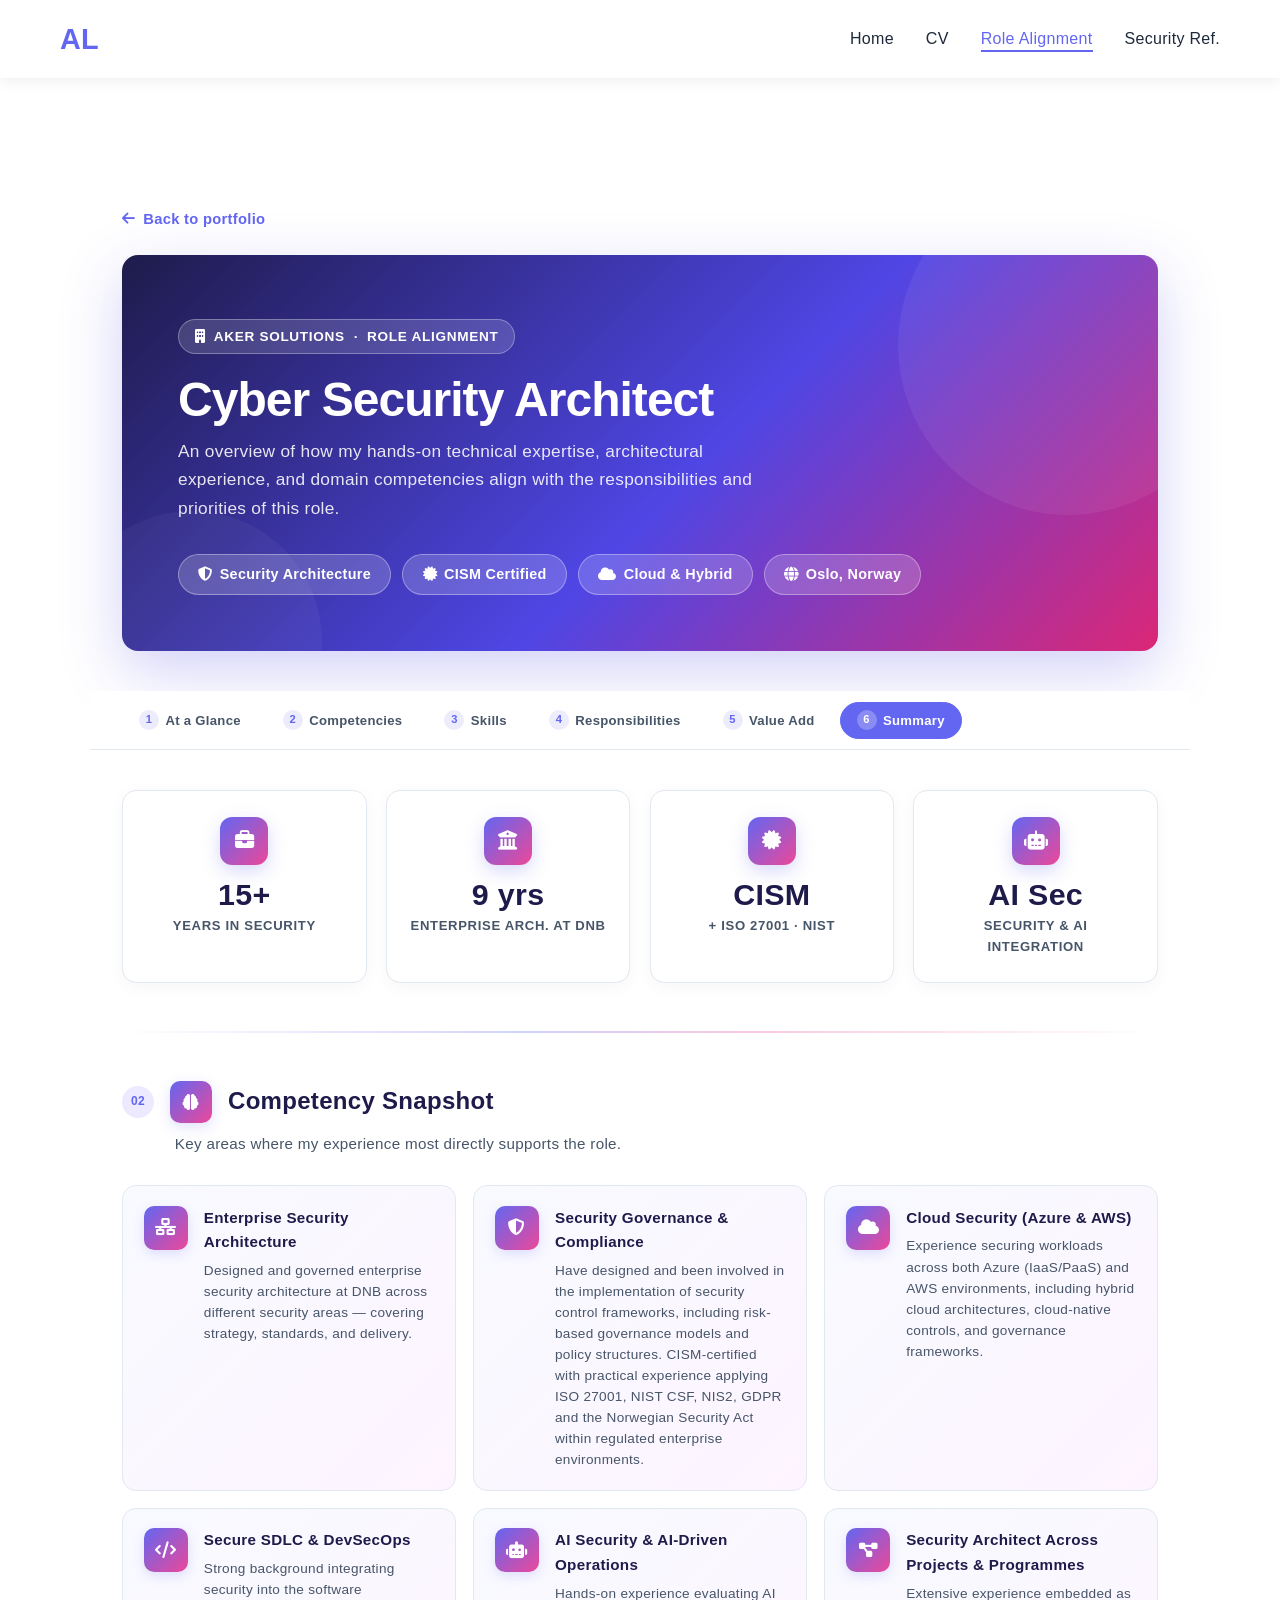
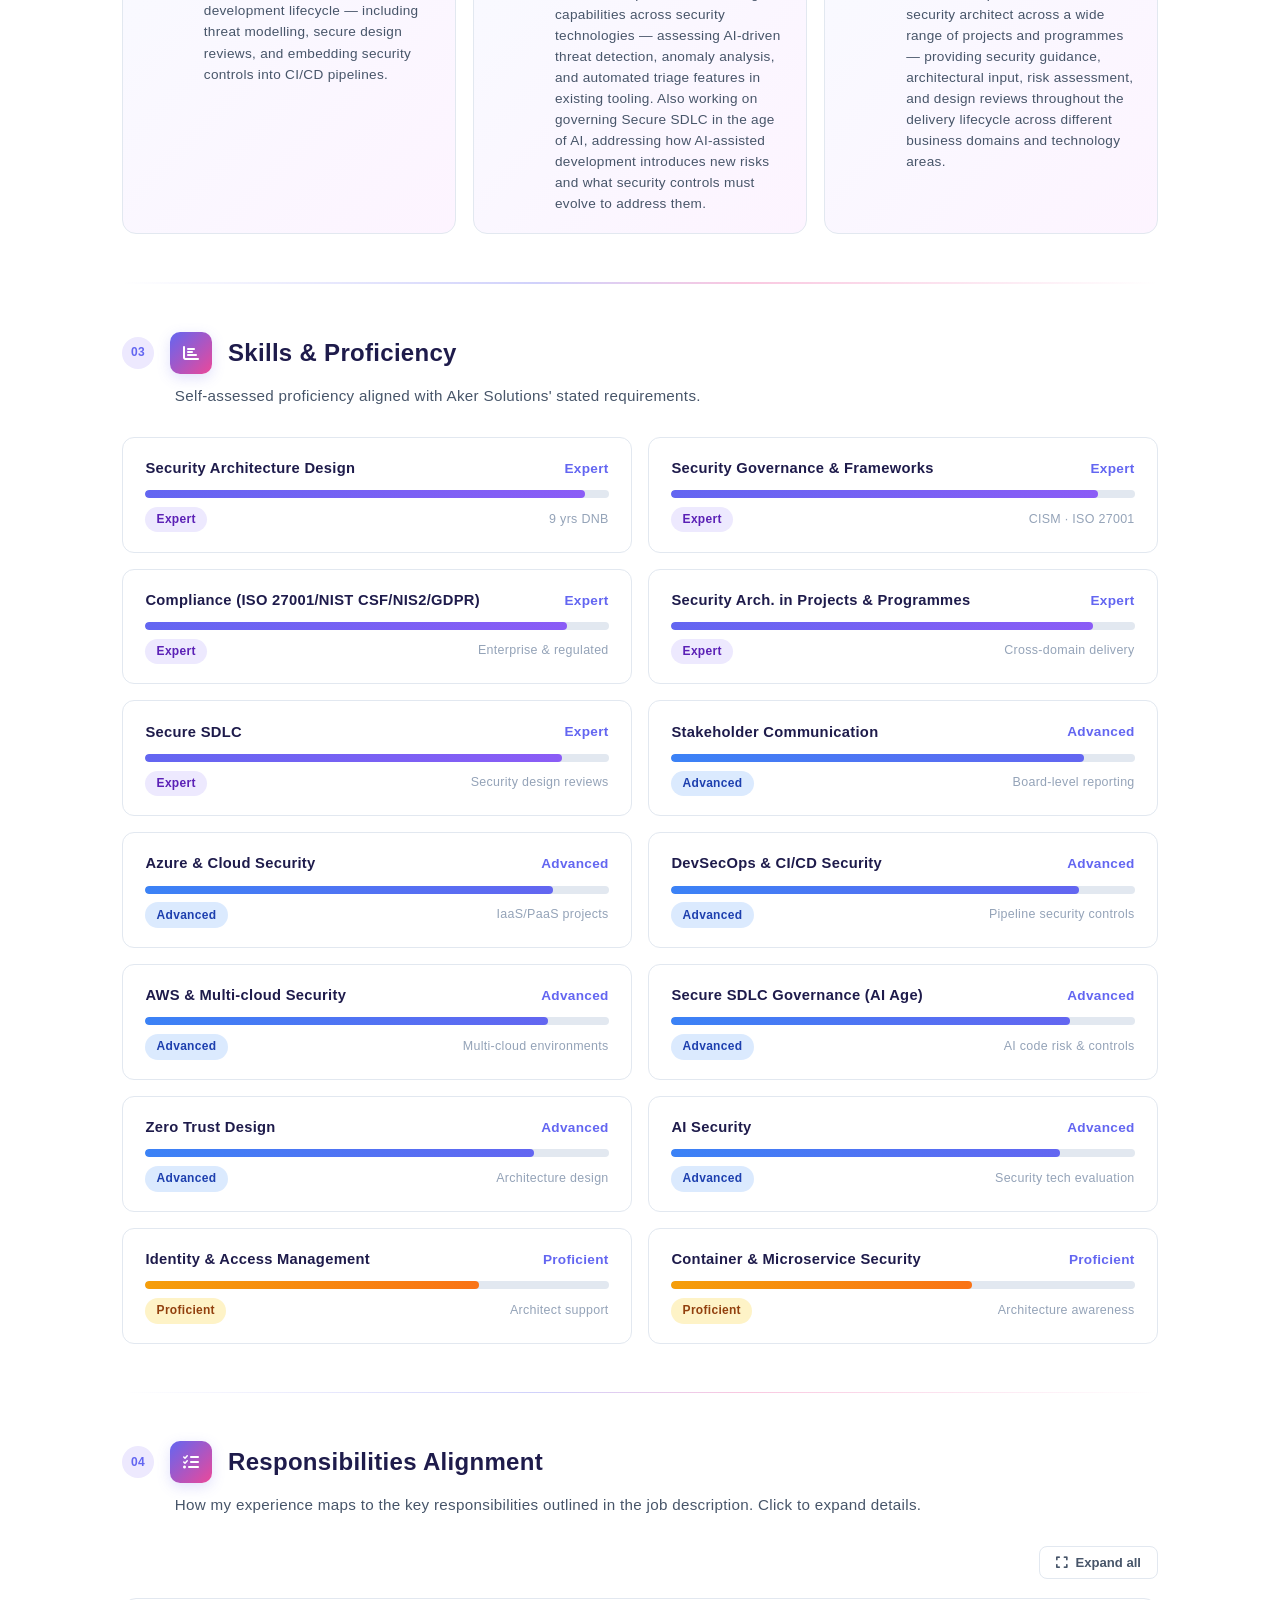
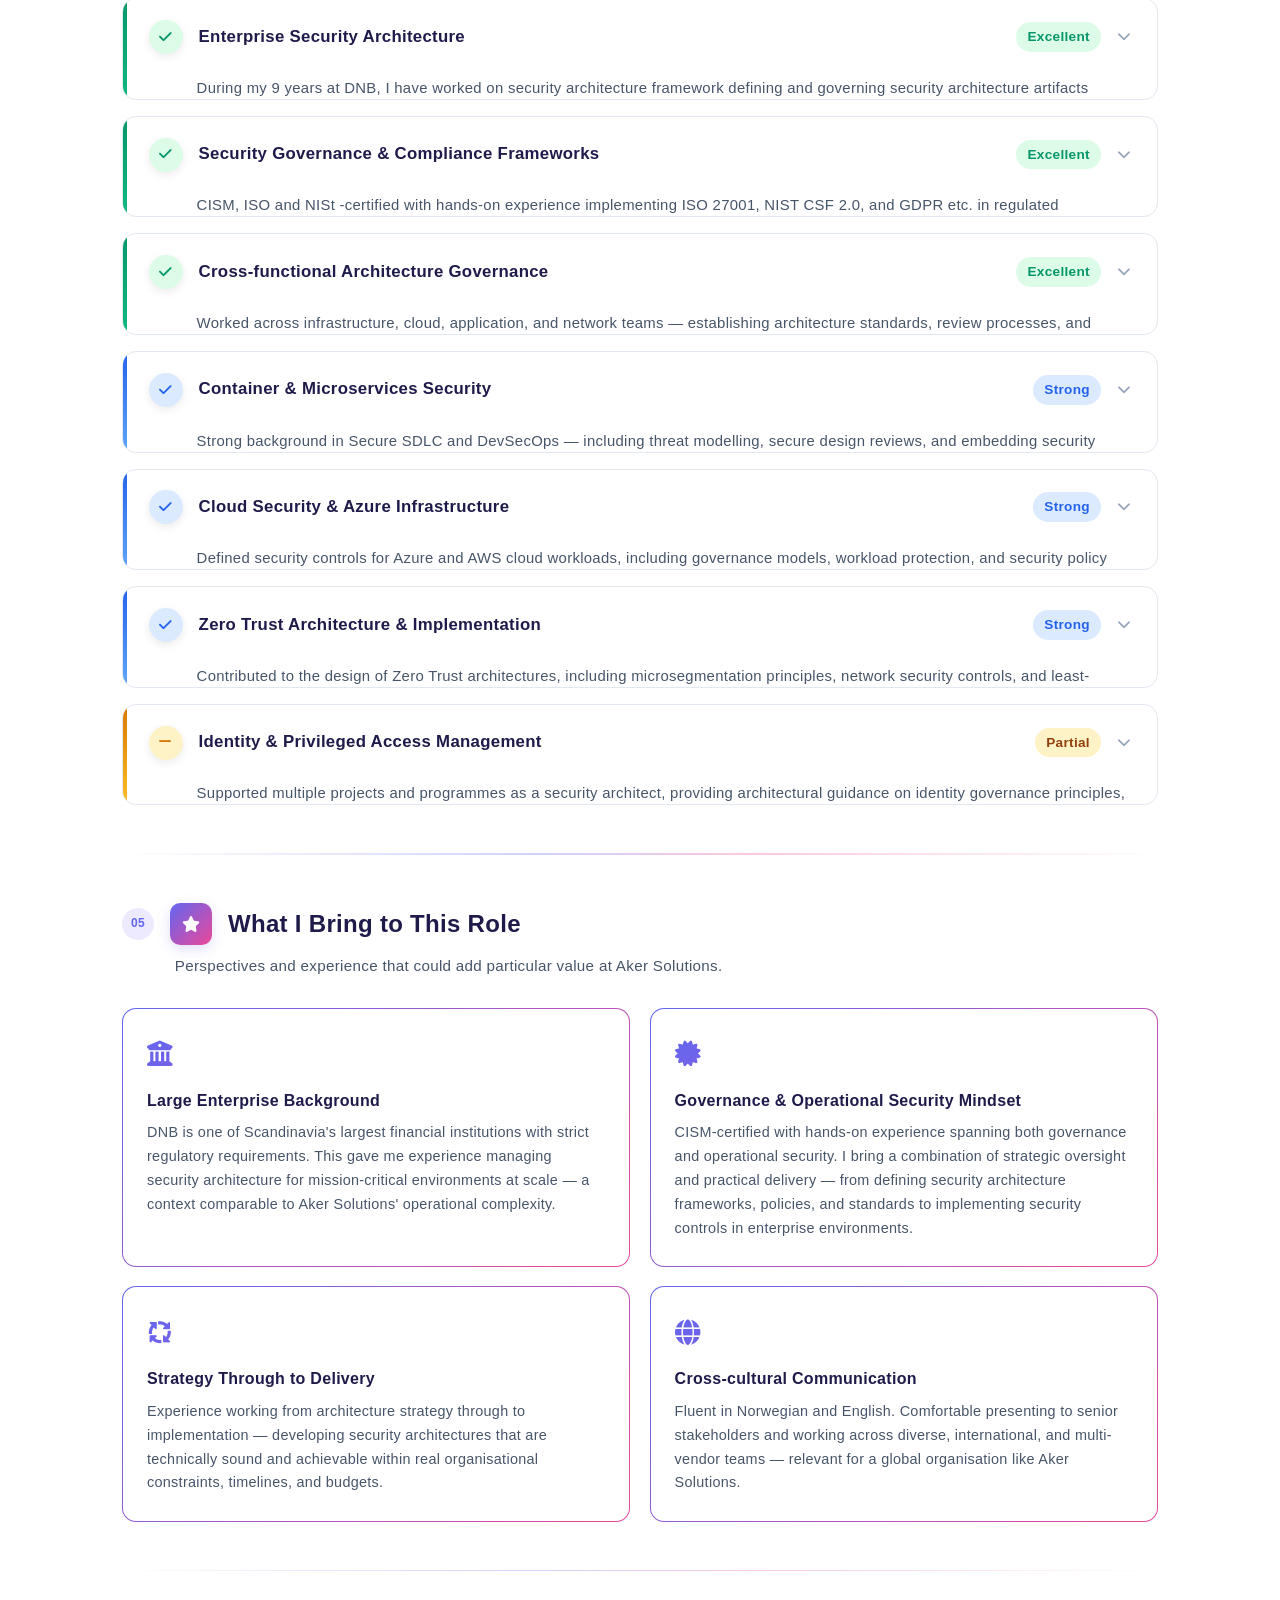
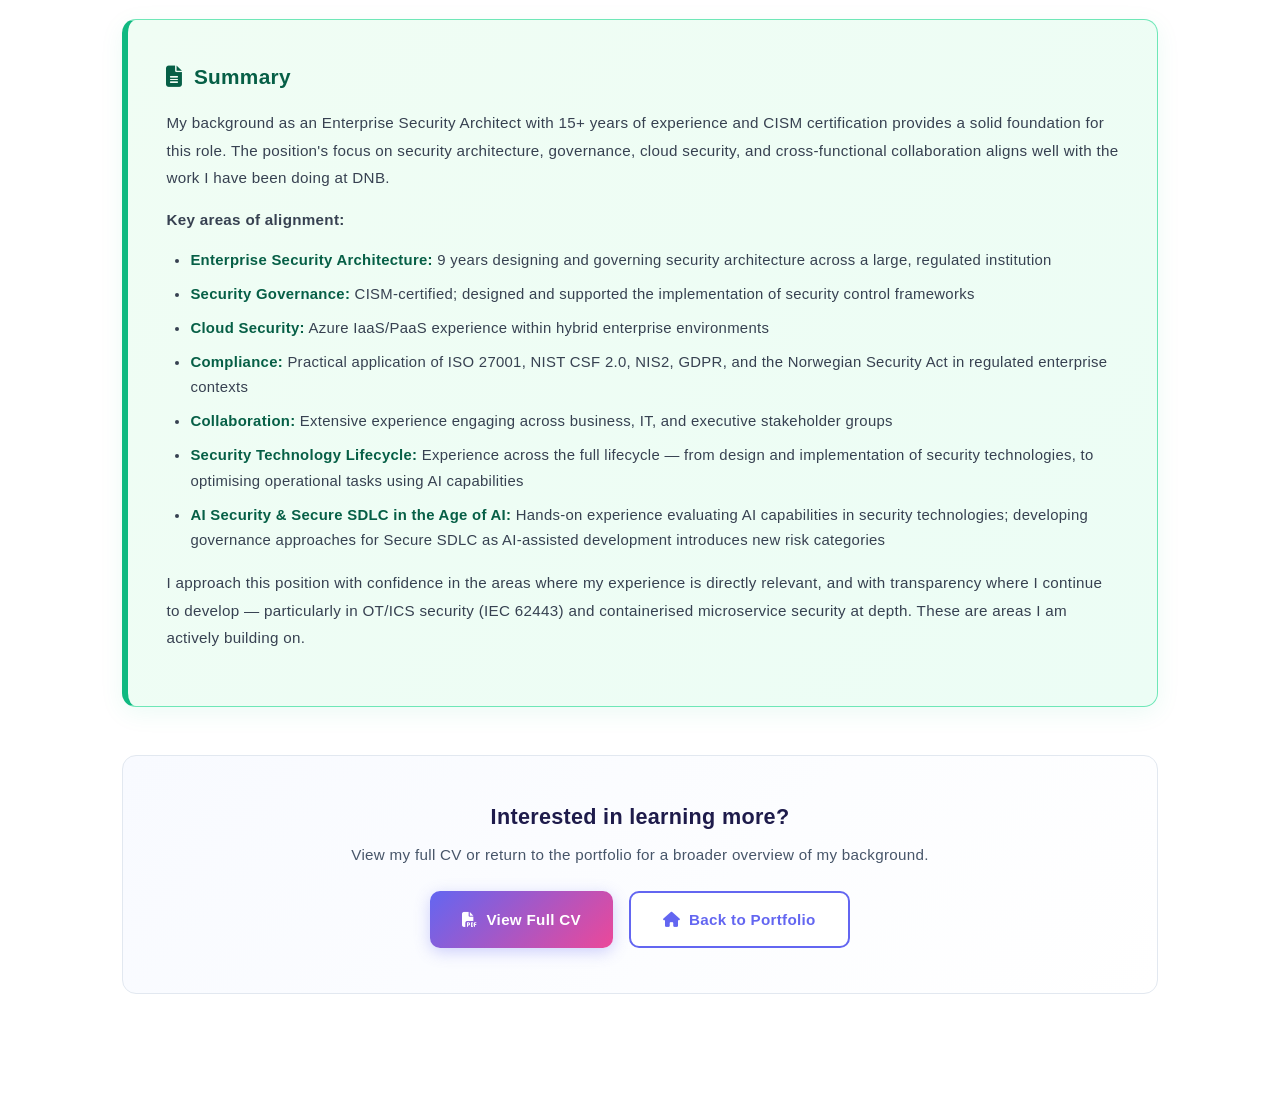
<file: job-match.html>
<!DOCTYPE html>
<html lang="en">
<head>
    <meta charset="UTF-8">
    <meta name="viewport" content="width=device-width, initial-scale=1.0">
    <title>Role Alignment – Cyber Security Architect · Aker Solutions</title>
    <link rel="stylesheet" href="styles.css">
    <link rel="stylesheet" href="https://cdnjs.cloudflare.com/ajax/libs/font-awesome/6.4.0/css/all.min.css">
    <style>
        /* ─── CSS Variables ──────────────────────────────────────── */
        :root {
            --jm-indigo: #6366f1;
            --jm-pink: #ec4899;
            --jm-navy: #1e1b4b;
            --jm-slate: #475569;
            --jm-light: #f8faff;
            --jm-border: #e2e8f0;
            --jm-green: #059669;
            --jm-blue: #2563eb;
            --jm-amber: #b45309;
            --jm-radius: 16px;
        }

        /* ─── Reading progress bar ───────────────────────────────── */
        .jm-progress {
            position: fixed;
            top: 0;
            left: 0;
            height: 3px;
            background: linear-gradient(90deg, var(--jm-indigo), var(--jm-pink));
            z-index: 2000;
            width: 0;
            transition: width .15s linear;
        }

        /* ─── Layout ─────────────────────────────────────────────── */
        .jm-wrap {
            max-width: 1100px;
            margin: 0 auto;
            padding: 2rem 2rem 4rem;
        }

        /* ─── Section navigator (sticky TOC) ─────────────────────── */
        .jm-nav-strip {
            position: sticky;
            top: 68px;
            z-index: 900;
            background: rgba(255,255,255,.92);
            backdrop-filter: blur(12px);
            -webkit-backdrop-filter: blur(12px);
            border-bottom: 1px solid var(--jm-border);
            padding: .65rem 0;
            margin: 0 -2rem 2.5rem;
            padding-left: 2rem;
            padding-right: 2rem;
            overflow-x: auto;
            scrollbar-width: none;
        }
        .jm-nav-strip::-webkit-scrollbar { display: none; }
        .jm-nav-list {
            display: flex;
            gap: .5rem;
            list-style: none;
            padding: 0;
            margin: 0;
            white-space: nowrap;
        }
        .jm-nav-link {
            display: inline-flex;
            align-items: center;
            gap: .4rem;
            padding: .45rem 1rem;
            border-radius: 50px;
            font-size: .82rem;
            font-weight: 600;
            color: var(--jm-slate);
            text-decoration: none;
            border: 1.5px solid transparent;
            transition: all .25s;
            background: transparent;
        }
        .jm-nav-link:hover {
            background: #f5f3ff;
            color: var(--jm-indigo);
        }
        .jm-nav-link.active {
            background: var(--jm-indigo);
            color: #fff;
            border-color: var(--jm-indigo);
        }
        .jm-nav-num {
            display: inline-flex;
            align-items: center;
            justify-content: center;
            width: 20px; height: 20px;
            border-radius: 50%;
            font-size: .7rem;
            font-weight: 700;
            background: rgba(99,102,241,.12);
            color: var(--jm-indigo);
        }
        .jm-nav-link.active .jm-nav-num {
            background: rgba(255,255,255,.25);
            color: #fff;
        }

        /* ─── Hero banner ────────────────────────────────────────── */
        .jm-hero {
            position: relative;
            overflow: hidden;
            background: linear-gradient(135deg, #1e1b4b 0%, #4f46e5 55%, #db2777 100%);
            color: #fff;
            border-radius: var(--jm-radius);
            padding: 4rem 3.5rem 3.5rem;
            margin-bottom: 2.5rem;
            box-shadow: 0 20px 60px rgba(79,70,229,.25);
        }
        .jm-hero::after {
            content: '';
            position: absolute;
            top: -80px; right: -80px;
            width: 340px; height: 340px;
            border-radius: 50%;
            background: rgba(255,255,255,.06);
            pointer-events: none;
        }
        .jm-hero::before {
            content: '';
            position: absolute;
            bottom: -120px; left: -60px;
            width: 260px; height: 260px;
            border-radius: 50%;
            background: rgba(255,255,255,.04);
            pointer-events: none;
        }
        .jm-hero-inner { position: relative; z-index: 1; }
        .jm-hero-eyebrow {
            display: inline-flex;
            align-items: center;
            gap: .5rem;
            background: rgba(255,255,255,.15);
            border: 1px solid rgba(255,255,255,.3);
            border-radius: 50px;
            padding: .35rem 1rem;
            font-size: .85rem;
            font-weight: 600;
            letter-spacing: .05em;
            text-transform: uppercase;
            margin-bottom: 1.2rem;
        }
        .jm-hero h1 {
            font-size: clamp(2rem, 4.5vw, 3rem);
            font-weight: 800;
            line-height: 1.12;
            margin-bottom: .6rem;
            letter-spacing: -.02em;
        }
        .jm-hero-sub {
            font-size: 1.08rem;
            opacity: .88;
            max-width: 600px;
            line-height: 1.65;
            margin-bottom: 2rem;
        }
        .jm-pills { display: flex; flex-wrap: wrap; gap: .7rem; }
        .jm-pill {
            display: inline-flex;
            align-items: center;
            gap: .45rem;
            background: rgba(255,255,255,.18);
            border: 1px solid rgba(255,255,255,.35);
            border-radius: 50px;
            padding: .5rem 1.2rem;
            font-size: .9rem;
            font-weight: 600;
        }

        /* ─── Key-metric cards ───────────────────────────────────── */
        .jm-metrics {
            display: grid;
            grid-template-columns: repeat(4, 1fr);
            gap: 1.2rem;
            margin-bottom: 2.8rem;
        }
        .jm-metric {
            background: #fff;
            border: 1.5px solid var(--jm-border);
            border-radius: 14px;
            padding: 1.6rem 1.2rem;
            text-align: center;
            box-shadow: 0 4px 18px rgba(0,0,0,.04);
            transition: transform .25s, box-shadow .25s, border-color .25s;
        }
        .jm-metric:hover {
            transform: translateY(-4px);
            box-shadow: 0 10px 30px rgba(99,102,241,.12);
            border-color: var(--jm-indigo);
        }
        .jm-metric-icon {
            width: 48px; height: 48px;
            border-radius: 12px;
            background: linear-gradient(135deg, var(--jm-indigo), var(--jm-pink));
            color: #fff;
            display: flex; align-items: center; justify-content: center;
            font-size: 1.2rem;
            margin: 0 auto .9rem;
            box-shadow: 0 6px 18px rgba(99,102,241,.25);
        }
        .jm-metric-val {
            font-size: 1.9rem;
            font-weight: 800;
            color: var(--jm-navy);
            line-height: 1;
            margin-bottom: .3rem;
        }
        .jm-metric-lbl {
            font-size: .82rem;
            font-weight: 600;
            color: var(--jm-slate);
            text-transform: uppercase;
            letter-spacing: .05em;
        }

        /* ─── Section chrome ─────────────────────────────────────── */
        .jm-section {
            margin-bottom: 3rem;
            scroll-margin-top: 140px;
        }
        .jm-divider {
            height: 1.5px;
            background: linear-gradient(90deg, transparent, var(--jm-indigo) 40%, var(--jm-pink) 60%, transparent);
            margin: 3rem 0;
            opacity: .3;
        }
        .jm-section-head {
            display: flex;
            align-items: center;
            gap: 1rem;
            margin-bottom: .6rem;
        }
        .jm-section-num {
            font-size: .75rem;
            font-weight: 800;
            color: var(--jm-indigo);
            background: #ede9fe;
            width: 32px; height: 32px;
            border-radius: 50%;
            display: flex;
            align-items: center;
            justify-content: center;
            flex-shrink: 0;
        }
        .jm-section-head h2 {
            font-size: 1.5rem;
            font-weight: 800;
            color: var(--jm-navy);
            margin: 0;
        }
        .jm-section-icon {
            width: 42px; height: 42px;
            border-radius: 10px;
            background: linear-gradient(135deg, var(--jm-indigo), var(--jm-pink));
            color: #fff;
            display: flex; align-items: center; justify-content: center;
            font-size: 1rem;
            flex-shrink: 0;
            box-shadow: 0 4px 14px rgba(99,102,241,.2);
        }
        .jm-section-sub {
            font-size: .95rem;
            color: var(--jm-slate);
            margin-bottom: 1.8rem;
            padding-left: 3.3rem;
            line-height: 1.6;
        }

        /* ─── Competency snapshot grid ───────────────────────────── */
        .jm-comp-grid {
            display: grid;
            grid-template-columns: repeat(3, 1fr);
            gap: 1.1rem;
        }
        .jm-comp-card {
            display: flex;
            gap: 1rem;
            align-items: flex-start;
            padding: 1.2rem 1.3rem;
            border-radius: 14px;
            background: linear-gradient(135deg, #f8faff 0%, #fdf4ff 100%);
            border: 1.5px solid var(--jm-border);
            transition: border-color .25s, box-shadow .25s, transform .25s;
        }
        .jm-comp-card:hover {
            border-color: #a5b4fc;
            box-shadow: 0 8px 26px rgba(99,102,241,.12);
            transform: translateY(-2px);
        }
        .jm-comp-card-icon {
            width: 44px; height: 44px;
            border-radius: 10px;
            background: linear-gradient(135deg, var(--jm-indigo), var(--jm-pink));
            color: #fff;
            display: flex; align-items: center; justify-content: center;
            font-size: 1.05rem;
            flex-shrink: 0;
            box-shadow: 0 4px 12px rgba(99,102,241,.18);
        }
        .jm-comp-title {
            font-size: .95rem;
            font-weight: 700;
            color: var(--jm-navy);
            margin-bottom: .35rem;
        }
        .jm-comp-desc {
            font-size: .85rem;
            color: var(--jm-slate);
            line-height: 1.55;
        }

        /* ─── Skills visual cards ────────────────────────────────── */
        .jm-skills-grid {
            display: grid;
            grid-template-columns: repeat(2, 1fr);
            gap: 1rem;
        }
        .jm-skill-card {
            background: #fff;
            border: 1.5px solid var(--jm-border);
            border-radius: 12px;
            padding: 1.2rem 1.4rem;
            transition: border-color .25s, box-shadow .25s;
        }
        .jm-skill-card:hover {
            border-color: #a5b4fc;
            box-shadow: 0 6px 20px rgba(99,102,241,.1);
        }
        .jm-skill-card-top {
            display: flex;
            justify-content: space-between;
            align-items: center;
            margin-bottom: .6rem;
        }
        .jm-skill-card-name {
            font-size: .92rem;
            font-weight: 700;
            color: var(--jm-navy);
        }
        .jm-skill-card-pct {
            font-size: .85rem;
            font-weight: 800;
            color: var(--jm-indigo);
        }
        .jm-skill-bar-wrap {
            width: 100%;
            height: 8px;
            background: #e2e8f0;
            border-radius: 4px;
            overflow: hidden;
            margin-bottom: .55rem;
        }
        .jm-skill-bar {
            height: 100%;
            border-radius: 4px;
            width: 0;
            transition: width 1s ease;
        }
        .jm-skill-bar.bar-expert     { background: linear-gradient(90deg, #6366f1, #8b5cf6); }
        .jm-skill-bar.bar-advanced   { background: linear-gradient(90deg, #3b82f6, #6366f1); }
        .jm-skill-bar.bar-proficient { background: linear-gradient(90deg, #f59e0b, #f97316); }
        .jm-skill-card-meta {
            display: flex;
            justify-content: space-between;
            align-items: center;
        }
        .jm-level-badge {
            display: inline-block;
            padding: .2rem .7rem;
            border-radius: 50px;
            font-size: .75rem;
            font-weight: 700;
            white-space: nowrap;
        }
        .level-expert     { background: #ede9fe; color: #5b21b6; }
        .level-advanced   { background: #dbeafe; color: #1e40af; }
        .level-proficient { background: #fef3c7; color: #92400e; }
        .jm-skill-context {
            font-size: .78rem;
            color: #94a3b8;
            font-weight: 500;
        }

        /* ─── Responsibility items (accordion) ───────────────────── */
        .jm-item {
            background: #fff;
            border: 1.5px solid var(--jm-border);
            border-radius: 14px;
            margin-bottom: 1rem;
            position: relative;
            overflow: hidden;
            transition: border-color .25s, box-shadow .25s;
        }
        .jm-item::before {
            content: '';
            position: absolute;
            left: 0; top: 0;
            width: 4px; height: 100%;
            border-radius: 14px 0 0 14px;
        }
        .jm-item.align-excellent::before { background: linear-gradient(180deg, #059669, #10b981); }
        .jm-item.align-strong::before    { background: linear-gradient(180deg, #2563eb, #60a5fa); }
        .jm-item.align-partial::before   { background: linear-gradient(180deg, #d97706, #fbbf24); }
        .jm-item:hover {
            border-color: #a5b4fc;
            box-shadow: 0 6px 24px rgba(99,102,241,.1);
        }
        .jm-item-head {
            display: flex;
            align-items: center;
            gap: 1rem;
            padding: 1.3rem 1.6rem;
            cursor: pointer;
            user-select: none;
        }
        .jm-check {
            width: 34px; height: 34px;
            border-radius: 50%;
            display: flex; align-items: center; justify-content: center;
            font-size: .9rem;
            flex-shrink: 0;
            box-shadow: 0 3px 10px rgba(0,0,0,.08);
        }
        .align-excellent .jm-check { background: #dcfce7; color: #059669; }
        .align-strong .jm-check    { background: #dbeafe; color: #2563eb; }
        .align-partial .jm-check   { background: #fef3c7; color: #d97706; }
        .jm-item-title {
            font-size: 1.05rem;
            font-weight: 700;
            color: var(--jm-navy);
            flex: 1;
        }
        .jm-item-pct {
            font-size: .85rem;
            font-weight: 700;
            padding: .25rem .7rem;
            border-radius: 50px;
            white-space: nowrap;
        }
        .align-excellent .jm-item-pct { background: #dcfce7; color: #059669; }
        .align-strong .jm-item-pct    { background: #dbeafe; color: #2563eb; }
        .align-partial .jm-item-pct   { background: #fef3c7; color: #92400e; }
        .jm-item-chevron {
            font-size: .85rem;
            color: #94a3b8;
            transition: transform .3s;
            flex-shrink: 0;
        }
        .jm-item.open .jm-item-chevron { transform: rotate(180deg); }
        .jm-item-body {
            padding: 0 1.6rem 1.5rem 4.6rem;
            color: var(--jm-slate);
            line-height: 1.75;
            font-size: .93rem;
            max-height: 0;
            overflow: hidden;
            transition: max-height .4s ease, padding .3s ease;
        }
        .jm-item.open .jm-item-body {
            max-height: 600px;
            padding-bottom: 1.5rem;
        }
        .jm-tags { display: flex; flex-wrap: wrap; gap: .5rem; margin-top: .8rem; }
        .jm-tag {
            background: #ede9fe;
            color: #5b21b6;
            border-radius: 50px;
            padding: .22rem .75rem;
            font-size: .78rem;
            font-weight: 600;
        }
        .jm-strength-row {
            display: flex;
            align-items: center;
            gap: .85rem;
            margin-top: .9rem;
        }
        .jm-strength-label { font-size: .82rem; font-weight: 700; white-space: nowrap; }
        .jm-strength-track {
            flex: 1;
            height: 7px;
            background: #e2e8f0;
            border-radius: 4px;
            max-width: 200px;
            overflow: hidden;
        }
        .jm-strength-fill {
            height: 100%;
            border-radius: 4px;
            width: 0;
            transition: width 1s ease;
        }
        .lbl-excellent { color: #059669; }
        .lbl-excellent + .jm-strength-track .jm-strength-fill { background: linear-gradient(90deg, #059669, #34d399); }
        .lbl-strong    { color: #2563eb; }
        .lbl-strong + .jm-strength-track .jm-strength-fill    { background: linear-gradient(90deg, #2563eb, #60a5fa); }
        .lbl-partial   { color: #b45309; }
        .lbl-partial + .jm-strength-track .jm-strength-fill   { background: linear-gradient(90deg, #d97706, #fbbf24); }

        /* ─── What I bring cards ─────────────────────────────────── */
        .jm-strength-cards {
            display: grid;
            grid-template-columns: repeat(2, 1fr);
            gap: 1.2rem;
        }
        .jm-strength-card {
            border-radius: 14px;
            padding: 1.6rem 1.5rem;
            border: 1.5px solid transparent;
            background: linear-gradient(#fff,#fff) padding-box,
                        linear-gradient(135deg, var(--jm-indigo), var(--jm-pink)) border-box;
            transition: box-shadow .25s, transform .25s;
        }
        .jm-strength-card:hover {
            box-shadow: 0 10px 30px rgba(99,102,241,.14);
            transform: translateY(-3px);
        }
        .jm-strength-card-icon {
            font-size: 1.6rem;
            background: linear-gradient(135deg, var(--jm-indigo), var(--jm-pink));
            -webkit-background-clip: text;
            -webkit-text-fill-color: transparent;
            margin-bottom: .8rem;
        }
        .jm-strength-card h4 {
            font-size: 1rem;
            font-weight: 700;
            color: var(--jm-navy);
            margin-bottom: .5rem;
        }
        .jm-strength-card p {
            font-size: .9rem;
            color: var(--jm-slate);
            line-height: 1.65;
        }

        /* ─── Summary box ────────────────────────────────────────── */
        .jm-summary {
            background: linear-gradient(135deg, #f0fdf4, #ecfdf5);
            border: 1.5px solid #6ee7b7;
            border-left: 6px solid #10b981;
            border-radius: 14px;
            padding: 2.5rem 2.4rem;
            box-shadow: 0 6px 24px rgba(16,185,129,.08);
        }
        .jm-summary h3 {
            font-size: 1.3rem;
            font-weight: 800;
            color: #065f46;
            margin-bottom: 1rem;
            display: flex;
            align-items: center;
            gap: .7rem;
        }
        .jm-summary p  { color: #374151; line-height: 1.8; font-size: .95rem; margin-bottom: .9rem; }
        .jm-summary ul { padding-left: 1.5rem; margin: .8rem 0 1rem; }
        .jm-summary ul li { color: #374151; line-height: 1.7; font-size: .93rem; margin-bottom: .55rem; }
        .jm-summary ul li strong { color: #065f46; }

        /* ─── CTA footer ─────────────────────────────────────────── */
        .jm-cta {
            margin-top: 2.8rem;
            text-align: center;
            background: linear-gradient(135deg, var(--jm-light), #fff);
            border: 1.5px solid var(--jm-border);
            border-radius: 14px;
            padding: 2.8rem 2rem;
        }
        .jm-cta h2 { font-size: 1.35rem; color: var(--jm-navy); margin-bottom: .5rem; }
        .jm-cta p  { color: var(--jm-slate); font-size: .95rem; margin-bottom: 1.5rem; }
        .jm-cta-btns { display: flex; gap: 1rem; justify-content: center; flex-wrap: wrap; }
        .btn-primary, .btn-secondary {
            display: inline-flex;
            align-items: center;
            gap: .55rem;
            padding: .9rem 2rem;
            border-radius: 10px;
            font-weight: 700;
            font-size: .95rem;
            text-decoration: none;
            transition: all .25s;
        }
        .btn-primary {
            background: linear-gradient(135deg, var(--jm-indigo), var(--jm-pink));
            color: #fff;
            box-shadow: 0 4px 16px rgba(99,102,241,.3);
        }
        .btn-primary:hover { transform: translateY(-2px); box-shadow: 0 8px 24px rgba(99,102,241,.38); }
        .btn-secondary { background: #fff; color: var(--jm-indigo); border: 2px solid var(--jm-indigo); }
        .btn-secondary:hover { background: #f5f3ff; }

        /* ─── Back link ──────────────────────────────────────────── */
        .jm-back {
            display: inline-flex;
            align-items: center;
            gap: .5rem;
            margin-bottom: 1.5rem;
            color: var(--jm-indigo);
            font-weight: 600;
            font-size: .92rem;
            text-decoration: none;
            transition: gap .2s;
        }
        .jm-back:hover { gap: .8rem; }

        /* ─── Scroll-reveal animation ────────────────────────────── */
        .jm-reveal {
            opacity: 0;
            transform: translateY(24px);
            transition: opacity .6s ease, transform .6s ease;
        }
        .jm-reveal.visible {
            opacity: 1;
            transform: translateY(0);
        }

        /* ─── Expand / Collapse all button ───────────────────────── */
        .jm-expand-btn {
            display: inline-flex;
            align-items: center;
            gap: .5rem;
            padding: .5rem 1rem;
            border: 1.5px solid var(--jm-border);
            border-radius: 8px;
            font-size: .82rem;
            font-weight: 600;
            color: var(--jm-slate);
            background: #fff;
            cursor: pointer;
            transition: all .2s;
            margin-bottom: 1.2rem;
            float: right;
        }
        .jm-expand-btn:hover {
            border-color: var(--jm-indigo);
            color: var(--jm-indigo);
            background: #f5f3ff;
        }

        /* ─── Print ──────────────────────────────────────────────── */
        @media print {
            .navbar, .jm-back, .jm-cta, .jm-nav-strip, .jm-progress, .jm-expand-btn { display: none !important; }
            body { font-size: 10.5pt; }
            .jm-hero { padding: 1.5rem; border-radius: 0; box-shadow: none; page-break-after: avoid; }
            .jm-section { scroll-margin-top: 0; }
            .jm-item { break-inside: avoid; border-radius: 8px; }
            .jm-item-body { max-height: none !important; overflow: visible !important; padding-bottom: 1.5rem !important; }
            .jm-item-chevron { display: none; }
            .jm-reveal { opacity: 1 !important; transform: none !important; }
            .jm-comp-grid { grid-template-columns: repeat(2, 1fr); }
            .jm-strength-cards { grid-template-columns: repeat(2, 1fr); }
            .jm-skills-grid { grid-template-columns: repeat(2, 1fr); }
            .jm-metrics { grid-template-columns: repeat(4, 1fr); }
            .jm-skill-bar, .jm-strength-fill { transition: none !important; }
            [data-w] { width: attr(data-w %) !important; }
        }

        /* ─── Responsive ─────────────────────────────────────────── */
        @media (max-width: 900px) {
            .jm-comp-grid { grid-template-columns: repeat(2, 1fr); }
            .jm-skills-grid { grid-template-columns: 1fr; }
            .jm-strength-cards { grid-template-columns: 1fr; }
        }
        @media (max-width: 680px) {
            .jm-hero { padding: 2.5rem 1.5rem 2rem; }
            .jm-wrap { padding: 1.5rem 1rem 3rem; }
            .jm-comp-grid { grid-template-columns: 1fr; }
            .jm-metrics { grid-template-columns: repeat(2, 1fr); }
            .jm-item-body { padding-left: 1.6rem; }
            .jm-nav-strip { margin: 0 -1rem 2rem; padding-left: 1rem; }
        }
    </style>
</head>
<body>
    <!-- Reading progress -->
    <div class="jm-progress" id="readingProgress"></div>

    <!-- Navigation -->
    <nav class="navbar">
        <div class="container">
            <div class="logo"><h1>AL</h1></div>
            <ul class="nav-menu">
                <li><a href="index.html" class="nav-link">Home</a></li>
                <li><a href="cv.html" class="nav-link">CV</a></li>
                <li><a href="job-match.html" class="nav-link active">Role Alignment</a></li>
                <li><a href="security-ref.html" class="nav-link">Security Ref.</a></li>
            </ul>
            <div class="hamburger"><span></span><span></span><span></span></div>
        </div>
    </nav>

    <section style="padding-top: 6rem; padding-bottom: 3rem;">
    <div class="jm-wrap">

        <a href="index.html" class="jm-back"><i class="fas fa-arrow-left"></i> Back to portfolio</a>

        <!-- Hero -->
        <div class="jm-hero jm-reveal" id="sec-hero">
            <div class="jm-hero-inner">
                <div class="jm-hero-eyebrow">
                    <i class="fas fa-building"></i> Aker Solutions &nbsp;·&nbsp; Role Alignment
                </div>
                <h1>Cyber Security Architect</h1>
                <p class="jm-hero-sub">
                    An overview of how my hands-on technical expertise, architectural experience, and domain competencies align with the responsibilities and priorities of this role.
                </p>
                <div class="jm-pills">
                    <span class="jm-pill"><i class="fas fa-shield-halved"></i> Security Architecture</span>
                    <span class="jm-pill"><i class="fas fa-certificate"></i> CISM Certified</span>
                    <span class="jm-pill"><i class="fas fa-cloud"></i> Cloud &amp; Hybrid</span>
                    <span class="jm-pill"><i class="fas fa-globe"></i> Oslo, Norway</span>
                </div>
            </div>
        </div>

        <!-- Sticky section navigator -->
        <nav class="jm-nav-strip" id="sectionNav">
            <ul class="jm-nav-list">
                <li><a href="#sec-metrics" class="jm-nav-link"><span class="jm-nav-num">1</span> At a Glance</a></li>
                <li><a href="#sec-competency" class="jm-nav-link"><span class="jm-nav-num">2</span> Competencies</a></li>
                <li><a href="#sec-skills" class="jm-nav-link"><span class="jm-nav-num">3</span> Skills</a></li>
                <li><a href="#sec-responsibilities" class="jm-nav-link"><span class="jm-nav-num">4</span> Responsibilities</a></li>
                <li><a href="#sec-value" class="jm-nav-link"><span class="jm-nav-num">5</span> Value Add</a></li>
                <li><a href="#sec-summary" class="jm-nav-link"><span class="jm-nav-num">6</span> Summary</a></li>
            </ul>
        </nav>

        <!-- 1. Key metrics -->
        <div class="jm-metrics jm-reveal" id="sec-metrics">
            <div class="jm-metric">
                <div class="jm-metric-icon"><i class="fas fa-briefcase"></i></div>
                <div class="jm-metric-val">15+</div>
                <div class="jm-metric-lbl">Years in Security</div>
            </div>
            <div class="jm-metric">
                <div class="jm-metric-icon"><i class="fas fa-building-columns"></i></div>
                <div class="jm-metric-val">9 yrs</div>
                <div class="jm-metric-lbl">Enterprise Arch. at DNB</div>
            </div>
            <div class="jm-metric">
                <div class="jm-metric-icon"><i class="fas fa-certificate"></i></div>
                <div class="jm-metric-val">CISM</div>
                <div class="jm-metric-lbl">+ ISO 27001 · NIST</div>
            </div>
            <div class="jm-metric">
                <div class="jm-metric-icon"><i class="fas fa-robot"></i></div>
                <div class="jm-metric-val">AI Sec</div>
                <div class="jm-metric-lbl">Security &amp; AI Integration</div>
            </div>
        </div>

        <!-- 2. Competency snapshot -->
        <div class="jm-divider"></div>
        <div class="jm-section jm-reveal" id="sec-competency">
            <div class="jm-section-head">
                <div class="jm-section-num">02</div>
                <div class="jm-section-icon"><i class="fas fa-brain"></i></div>
                <h2>Competency Snapshot</h2>
            </div>
            <p class="jm-section-sub">Key areas where my experience most directly supports the role.</p>
            <div class="jm-comp-grid">
                <div class="jm-comp-card">
                    <div class="jm-comp-card-icon"><i class="fas fa-network-wired"></i></div>
                    <div>
                        <div class="jm-comp-title">Enterprise Security Architecture</div>
                        <div class="jm-comp-desc">Designed and governed enterprise security architecture at DNB across different security areas — covering strategy, standards, and delivery.</div>
                    </div>
                </div>
                <div class="jm-comp-card">
                    <div class="jm-comp-card-icon"><i class="fas fa-shield-halved"></i></div>
                    <div>
                        <div class="jm-comp-title">Security Governance &amp; Compliance</div>
                        <div class="jm-comp-desc">Have designed and been involved in the implementation of security control frameworks, including risk-based governance models and policy structures. CISM-certified with practical experience applying ISO 27001, NIST CSF, NIS2, GDPR and the Norwegian Security Act within regulated enterprise environments.</div>
                    </div>
                </div>
                <div class="jm-comp-card">
                    <div class="jm-comp-card-icon"><i class="fas fa-cloud"></i></div>
                    <div>
                        <div class="jm-comp-title">Cloud Security (Azure &amp; AWS)</div>
                        <div class="jm-comp-desc">Experience securing workloads across both Azure (IaaS/PaaS) and AWS environments, including hybrid cloud architectures, cloud-native controls, and governance frameworks.</div>
                    </div>
                </div>
                <div class="jm-comp-card">
                    <div class="jm-comp-card-icon"><i class="fas fa-code"></i></div>
                    <div>
                        <div class="jm-comp-title">Secure SDLC &amp; DevSecOps</div>
                        <div class="jm-comp-desc">Strong background integrating security into the software development lifecycle — including threat modelling, secure design reviews, and embedding security controls into CI/CD pipelines.</div>
                    </div>
                </div>
                <div class="jm-comp-card">
                    <div class="jm-comp-card-icon"><i class="fas fa-robot"></i></div>
                    <div>
                        <div class="jm-comp-title">AI Security &amp; AI-Driven Operations</div>
                        <div class="jm-comp-desc">Hands-on experience evaluating AI capabilities across security technologies — assessing AI-driven threat detection, anomaly analysis, and automated triage features in existing tooling. Also working on governing Secure SDLC in the age of AI, addressing how AI-assisted development introduces new risks and what security controls must evolve to address them.</div>
                    </div>
                </div>
                <div class="jm-comp-card">
                    <div class="jm-comp-card-icon"><i class="fas fa-diagram-project"></i></div>
                    <div>
                        <div class="jm-comp-title">Security Architect Across Projects &amp; Programmes</div>
                        <div class="jm-comp-desc">Extensive experience embedded as security architect across a wide range of projects and programmes — providing security guidance, architectural input, risk assessment, and design reviews throughout the delivery lifecycle across different business domains and technology areas.</div>
                    </div>
                </div>
            </div>
        </div>

        <!-- 3. Skills proficiency (visual cards) -->
        <div class="jm-divider"></div>
        <div class="jm-section jm-reveal" id="sec-skills">
            <div class="jm-section-head">
                <div class="jm-section-num">03</div>
                <div class="jm-section-icon"><i class="fas fa-chart-bar"></i></div>
                <h2>Skills &amp; Proficiency</h2>
            </div>
            <p class="jm-section-sub">Self-assessed proficiency aligned with Aker Solutions' stated requirements.</p>
            <div class="jm-skills-grid">

                <div class="jm-skill-card">
                    <div class="jm-skill-card-top">
                        <span class="jm-skill-card-name">Security Architecture Design</span>
                        <span class="jm-skill-card-pct">Expert</span>
                    </div>
                    <div class="jm-skill-bar-wrap"><div class="jm-skill-bar bar-expert" data-w="95"></div></div>
                    <div class="jm-skill-card-meta">
                        <span class="jm-level-badge level-expert">Expert</span>
                        <span class="jm-skill-context">9 yrs DNB</span>
                    </div>
                </div>

                <div class="jm-skill-card">
                    <div class="jm-skill-card-top">
                        <span class="jm-skill-card-name">Security Governance &amp; Frameworks</span>
                        <span class="jm-skill-card-pct">Expert</span>
                    </div>
                    <div class="jm-skill-bar-wrap"><div class="jm-skill-bar bar-expert" data-w="92"></div></div>
                    <div class="jm-skill-card-meta">
                        <span class="jm-level-badge level-expert">Expert</span>
                        <span class="jm-skill-context">CISM · ISO 27001</span>
                    </div>
                </div>

                <div class="jm-skill-card">
                    <div class="jm-skill-card-top">
                        <span class="jm-skill-card-name">Compliance (ISO 27001/NIST CSF/NIS2/GDPR)</span>
                        <span class="jm-skill-card-pct">Expert</span>
                    </div>
                    <div class="jm-skill-bar-wrap"><div class="jm-skill-bar bar-expert" data-w="91"></div></div>
                    <div class="jm-skill-card-meta">
                        <span class="jm-level-badge level-expert">Expert</span>
                        <span class="jm-skill-context">Enterprise &amp; regulated</span>
                    </div>
                </div>

                <div class="jm-skill-card">
                    <div class="jm-skill-card-top">
                        <span class="jm-skill-card-name">Security Arch. in Projects &amp; Programmes</span>
                        <span class="jm-skill-card-pct">Expert</span>
                    </div>
                    <div class="jm-skill-bar-wrap"><div class="jm-skill-bar bar-expert" data-w="91"></div></div>
                    <div class="jm-skill-card-meta">
                        <span class="jm-level-badge level-expert">Expert</span>
                        <span class="jm-skill-context">Cross-domain delivery</span>
                    </div>
                </div>

                <div class="jm-skill-card">
                    <div class="jm-skill-card-top">
                        <span class="jm-skill-card-name">Secure SDLC</span>
                        <span class="jm-skill-card-pct">Expert</span>
                    </div>
                    <div class="jm-skill-bar-wrap"><div class="jm-skill-bar bar-expert" data-w="90"></div></div>
                    <div class="jm-skill-card-meta">
                        <span class="jm-level-badge level-expert">Expert</span>
                        <span class="jm-skill-context">Security design reviews</span>
                    </div>
                </div>

                <div class="jm-skill-card">
                    <div class="jm-skill-card-top">
                        <span class="jm-skill-card-name">Stakeholder Communication</span>
                        <span class="jm-skill-card-pct">Advanced</span>
                    </div>
                    <div class="jm-skill-bar-wrap"><div class="jm-skill-bar bar-advanced" data-w="89"></div></div>
                    <div class="jm-skill-card-meta">
                        <span class="jm-level-badge level-advanced">Advanced</span>
                        <span class="jm-skill-context">Board-level reporting</span>
                    </div>
                </div>

                <div class="jm-skill-card">
                    <div class="jm-skill-card-top">
                        <span class="jm-skill-card-name">Azure &amp; Cloud Security</span>
                        <span class="jm-skill-card-pct">Advanced</span>
                    </div>
                    <div class="jm-skill-bar-wrap"><div class="jm-skill-bar bar-advanced" data-w="88"></div></div>
                    <div class="jm-skill-card-meta">
                        <span class="jm-level-badge level-advanced">Advanced</span>
                        <span class="jm-skill-context">IaaS/PaaS projects</span>
                    </div>
                </div>

                <div class="jm-skill-card">
                    <div class="jm-skill-card-top">
                        <span class="jm-skill-card-name">DevSecOps &amp; CI/CD Security</span>
                        <span class="jm-skill-card-pct">Advanced</span>
                    </div>
                    <div class="jm-skill-bar-wrap"><div class="jm-skill-bar bar-advanced" data-w="88"></div></div>
                    <div class="jm-skill-card-meta">
                        <span class="jm-level-badge level-advanced">Advanced</span>
                        <span class="jm-skill-context">Pipeline security controls</span>
                    </div>
                </div>

                <div class="jm-skill-card">
                    <div class="jm-skill-card-top">
                        <span class="jm-skill-card-name">AWS &amp; Multi-cloud Security</span>
                        <span class="jm-skill-card-pct">Advanced</span>
                    </div>
                    <div class="jm-skill-bar-wrap"><div class="jm-skill-bar bar-advanced" data-w="87"></div></div>
                    <div class="jm-skill-card-meta">
                        <span class="jm-level-badge level-advanced">Advanced</span>
                        <span class="jm-skill-context">Multi-cloud environments</span>
                    </div>
                </div>

                <div class="jm-skill-card">
                    <div class="jm-skill-card-top">
                        <span class="jm-skill-card-name">Secure SDLC Governance (AI Age)</span>
                        <span class="jm-skill-card-pct">Advanced</span>
                    </div>
                    <div class="jm-skill-bar-wrap"><div class="jm-skill-bar bar-advanced" data-w="86"></div></div>
                    <div class="jm-skill-card-meta">
                        <span class="jm-level-badge level-advanced">Advanced</span>
                        <span class="jm-skill-context">AI code risk &amp; controls</span>
                    </div>
                </div>

                <div class="jm-skill-card">
                    <div class="jm-skill-card-top">
                        <span class="jm-skill-card-name">Zero Trust Design</span>
                        <span class="jm-skill-card-pct">Advanced</span>
                    </div>
                    <div class="jm-skill-bar-wrap"><div class="jm-skill-bar bar-advanced" data-w="84"></div></div>
                    <div class="jm-skill-card-meta">
                        <span class="jm-level-badge level-advanced">Advanced</span>
                        <span class="jm-skill-context">Architecture design</span>
                    </div>
                </div>

                <div class="jm-skill-card">
                    <div class="jm-skill-card-top">
                        <span class="jm-skill-card-name">AI Security</span>
                        <span class="jm-skill-card-pct">Advanced</span>
                    </div>
                    <div class="jm-skill-bar-wrap"><div class="jm-skill-bar bar-advanced" data-w="84"></div></div>
                    <div class="jm-skill-card-meta">
                        <span class="jm-level-badge level-advanced">Advanced</span>
                        <span class="jm-skill-context">Security tech evaluation</span>
                    </div>
                </div>

                <div class="jm-skill-card">
                    <div class="jm-skill-card-top">
                        <span class="jm-skill-card-name">Identity &amp; Access Management</span>
                        <span class="jm-skill-card-pct">Proficient</span>
                    </div>
                    <div class="jm-skill-bar-wrap"><div class="jm-skill-bar bar-proficient" data-w="72"></div></div>
                    <div class="jm-skill-card-meta">
                        <span class="jm-level-badge level-proficient">Proficient</span>
                        <span class="jm-skill-context">Architect support</span>
                    </div>
                </div>

                <div class="jm-skill-card">
                    <div class="jm-skill-card-top">
                        <span class="jm-skill-card-name">Container &amp; Microservice Security</span>
                        <span class="jm-skill-card-pct">Proficient</span>
                    </div>
                    <div class="jm-skill-bar-wrap"><div class="jm-skill-bar bar-proficient" data-w="65"></div></div>
                    <div class="jm-skill-card-meta">
                        <span class="jm-level-badge level-proficient">Proficient</span>
                        <span class="jm-skill-context">Architecture awareness</span>
                    </div>
                </div>

            </div>
        </div>

        <!-- 4. Responsibilities alignment -->
        <div class="jm-divider"></div>
        <div class="jm-section jm-reveal" id="sec-responsibilities">
            <div class="jm-section-head">
                <div class="jm-section-num">04</div>
                <div class="jm-section-icon"><i class="fas fa-list-check"></i></div>
                <h2>Responsibilities Alignment</h2>
            </div>
            <p class="jm-section-sub">How my experience maps to the key responsibilities outlined in the job description. Click to expand details.</p>
            <button class="jm-expand-btn" id="expandAllBtn" onclick="toggleAllItems()">
                <i class="fas fa-expand"></i> <span>Expand all</span>
            </button>
            <div style="clear:both"></div>

            <div class="jm-item align-excellent">
                <div class="jm-item-head" onclick="toggleItem(this)">
                    <div class="jm-check"><i class="fas fa-check"></i></div>
                    <div class="jm-item-title">Enterprise Security Architecture</div>
                    <span class="jm-item-pct">Excellent</span>
                    <div class="jm-item-chevron"><i class="fas fa-chevron-down"></i></div>
                </div>
                <div class="jm-item-body">
                    During my 9 years at DNB, I have worked on security architecture framework defining and governing security architecture artifacts across different areas. Have experiences with this area at both strategic and operational level.
                    <div class="jm-tags">
                        <span class="jm-tag">Architecture Governance</span>
                        <span class="jm-tag">Roadmap Planning</span>
                        <span class="jm-tag">Hybrid Cloud</span>
                    </div>
                    <div class="jm-strength-row">
                        <span class="jm-strength-label lbl-excellent">Excellent alignment</span>
                        <div class="jm-strength-track"><div class="jm-strength-fill" data-w="95"></div></div>
                    </div>
                </div>
            </div>

            <div class="jm-item align-excellent">
                <div class="jm-item-head" onclick="toggleItem(this)">
                    <div class="jm-check"><i class="fas fa-check"></i></div>
                    <div class="jm-item-title">Security Governance &amp; Compliance Frameworks</div>
                    <span class="jm-item-pct">Excellent</span>
                    <div class="jm-item-chevron"><i class="fas fa-chevron-down"></i></div>
                </div>
                <div class="jm-item-body">
                    CISM, ISO and NISt -certified with hands-on experience implementing ISO 27001, NIST CSF 2.0, and GDPR etc. in regulated enterprise environments. Defined security architecture governance and compliance-by-design practices.
                    <div class="jm-tags">
                        <span class="jm-tag">ISO 27001</span>
                        <span class="jm-tag">NIST CSF 2.0</span>
                        <span class="jm-tag">NIS2</span>
                        <span class="jm-tag">GDPR</span>
                        <span class="jm-tag">Norwegian Security Act</span>
                        <span class="jm-tag">Risk Management</span>
                    </div>
                    <div class="jm-strength-row">
                        <span class="jm-strength-label lbl-excellent">Excellent alignment</span>
                        <div class="jm-strength-track"><div class="jm-strength-fill" data-w="93"></div></div>
                    </div>
                </div>
            </div>

            <div class="jm-item align-excellent">
                <div class="jm-item-head" onclick="toggleItem(this)">
                    <div class="jm-check"><i class="fas fa-check"></i></div>
                    <div class="jm-item-title">Cross-functional Architecture Governance</div>
                    <span class="jm-item-pct">Excellent</span>
                    <div class="jm-item-chevron"><i class="fas fa-chevron-down"></i></div>
                </div>
                <div class="jm-item-body">
                    Worked across infrastructure, cloud, application, and network teams — establishing architecture standards, review processes, and guardrails for secure design.
                    <div class="jm-tags">
                        <span class="jm-tag">Architecture Review</span>
                        <span class="jm-tag">Standards &amp; Patterns</span>
                        <span class="jm-tag">Stakeholder Engagement</span>
                    </div>
                    <div class="jm-strength-row">
                        <span class="jm-strength-label lbl-excellent">Excellent alignment</span>
                        <div class="jm-strength-track"><div class="jm-strength-fill" data-w="92"></div></div>
                    </div>
                </div>
            </div>

            <div class="jm-item align-strong">
                <div class="jm-item-head" onclick="toggleItem(this)">
                    <div class="jm-check"><i class="fas fa-check"></i></div>
                    <div class="jm-item-title">Container &amp; Microservices Security</div>
                    <span class="jm-item-pct">Strong</span>
                    <div class="jm-item-chevron"><i class="fas fa-chevron-down"></i></div>
                </div>
                <div class="jm-item-body">
                    Strong background in Secure SDLC and DevSecOps — including threat modelling, secure design reviews, and embedding security controls into CI/CD pipelines. Experience with container security principles and Kubernetes security controls in cloud-native environments.
                    <div class="jm-tags">
                        <span class="jm-tag">Secure SDLC</span>
                        <span class="jm-tag">DevSecOps</span>
                        <span class="jm-tag">Threat Modelling</span>
                        <span class="jm-tag">CI/CD Security</span>
                        <span class="jm-tag">Container Security</span>
                    </div>
                    <div class="jm-strength-row">
                        <span class="jm-strength-label lbl-strong">Strong alignment</span>
                        <div class="jm-strength-track"><div class="jm-strength-fill" data-w="89"></div></div>
                    </div>
                </div>
            </div>

            <div class="jm-item align-strong">
                <div class="jm-item-head" onclick="toggleItem(this)">
                    <div class="jm-check"><i class="fas fa-check"></i></div>
                    <div class="jm-item-title">Cloud Security &amp; Azure Infrastructure</div>
                    <span class="jm-item-pct">Strong</span>
                    <div class="jm-item-chevron"><i class="fas fa-chevron-down"></i></div>
                </div>
                <div class="jm-item-body">
                    Defined security controls for Azure and AWS cloud workloads, including governance models, workload protection, and security policy enforcement. Supported cloud modernisation within hybrid environments.
                    <div class="jm-tags">
                        <span class="jm-tag">Azure Security</span>
                        <span class="jm-tag">Cloud Security Posture</span>
                        <span class="jm-tag">Cloud Governance</span>
                    </div>
                    <div class="jm-strength-row">
                        <span class="jm-strength-label lbl-strong">Strong alignment</span>
                        <div class="jm-strength-track"><div class="jm-strength-fill" data-w="88"></div></div>
                    </div>
                </div>
            </div>

            <div class="jm-item align-strong">
                <div class="jm-item-head" onclick="toggleItem(this)">
                    <div class="jm-check"><i class="fas fa-check"></i></div>
                    <div class="jm-item-title">Zero Trust Architecture &amp; Implementation</div>
                    <span class="jm-item-pct">Strong</span>
                    <div class="jm-item-chevron"><i class="fas fa-chevron-down"></i></div>
                </div>
                <div class="jm-item-body">
                    Contributed to the design of Zero Trust architectures, including microsegmentation principles, network security controls, and least-privilege enforcement, aligned with CISA Zero Trust pillars and enterprise risk requirements.
                    <div class="jm-tags">
                        <span class="jm-tag">Zero Trust</span>
                        <span class="jm-tag">Microsegmentation</span>
                        <span class="jm-tag">Identity-centric Access</span>
                    </div>
                    <div class="jm-strength-row">
                        <span class="jm-strength-label lbl-strong">Strong alignment</span>
                        <div class="jm-strength-track"><div class="jm-strength-fill" data-w="84"></div></div>
                    </div>
                </div>
            </div>

            <div class="jm-item align-partial">
                <div class="jm-item-head" onclick="toggleItem(this)">
                    <div class="jm-check"><i class="fas fa-minus"></i></div>
                    <div class="jm-item-title">Identity &amp; Privileged Access Management</div>
                    <span class="jm-item-pct">Partial</span>
                    <div class="jm-item-chevron"><i class="fas fa-chevron-down"></i></div>
                </div>
                <div class="jm-item-body">
                    Supported multiple projects and programmes as a security architect, providing architectural guidance on identity governance principles, privileged access management concepts, and lifecycle design. While IAM delivery has not been my primary domain, I have consistently contributed security architecture input to enterprise-wide identity initiatives and understand the requirements well.
                    <div class="jm-tags">
                        <span class="jm-tag">IAM Advisory</span>
                        <span class="jm-tag">PAM Principles</span>
                        <span class="jm-tag">Identity Governance</span>
                        <span class="jm-tag">Security Arch. Support</span>
                    </div>
                    <div class="jm-strength-row">
                        <span class="jm-strength-label lbl-partial">Partial alignment</span>
                        <div class="jm-strength-track"><div class="jm-strength-fill" data-w="65"></div></div>
                    </div>
                </div>
            </div>
        </div>

        <!-- 5. What I bring -->
        <div class="jm-divider"></div>
        <div class="jm-section jm-reveal" id="sec-value">
            <div class="jm-section-head">
                <div class="jm-section-num">05</div>
                <div class="jm-section-icon"><i class="fas fa-star"></i></div>
                <h2>What I Bring to This Role</h2>
            </div>
            <p class="jm-section-sub">Perspectives and experience that could add particular value at Aker Solutions.</p>
            <div class="jm-strength-cards">
                <div class="jm-strength-card">
                    <div class="jm-strength-card-icon"><i class="fas fa-building-columns"></i></div>
                    <h4>Large Enterprise Background</h4>
                    <p>DNB is one of Scandinavia's largest financial institutions with strict regulatory requirements. This gave me experience managing security architecture for mission-critical environments at scale — a context comparable to Aker Solutions' operational complexity.</p>
                </div>
                <div class="jm-strength-card">
                    <div class="jm-strength-card-icon"><i class="fas fa-certificate"></i></div>
                    <h4>Governance &amp; Operational Security Mindset</h4>
                    <p>CISM-certified with hands-on experience spanning both governance and operational security. I bring a combination of strategic oversight and practical delivery — from defining security architecture frameworks, policies, and standards to implementing security controls in enterprise environments.</p>
                </div>
                <div class="jm-strength-card">
                    <div class="jm-strength-card-icon"><i class="fas fa-arrows-spin"></i></div>
                    <h4>Strategy Through to Delivery</h4>
                    <p>Experience working from architecture strategy through to implementation — developing security architectures that are technically sound and achievable within real organisational constraints, timelines, and budgets.</p>
                </div>
                <div class="jm-strength-card">
                    <div class="jm-strength-card-icon"><i class="fas fa-globe"></i></div>
                    <h4>Cross-cultural Communication</h4>
                    <p>Fluent in Norwegian and English. Comfortable presenting to senior stakeholders and working across diverse, international, and multi-vendor teams — relevant for a global organisation like Aker Solutions.</p>
                </div>
            </div>
        </div>

        <!-- 6. Summary -->
        <div class="jm-divider"></div>
        <div class="jm-section jm-reveal" id="sec-summary">
            <div class="jm-summary">
                <h3><i class="fas fa-file-lines"></i> Summary</h3>
                <p>
                    My background as an Enterprise Security Architect with 15+ years of experience and CISM certification provides a solid foundation for this role. The position's focus on security architecture, governance, cloud security, and cross-functional collaboration aligns well with the work I have been doing at DNB.
                </p>
                <p><strong>Key areas of alignment:</strong></p>
                <ul>
                    <li><strong>Enterprise Security Architecture:</strong> 9 years designing and governing security architecture across a large, regulated institution</li>
                    <li><strong>Security Governance:</strong> CISM-certified; designed and supported the implementation of security control frameworks</li>
                    <li><strong>Cloud Security:</strong> Azure IaaS/PaaS experience within hybrid enterprise environments</li>
                    <li><strong>Compliance:</strong> Practical application of ISO 27001, NIST CSF 2.0, NIS2, GDPR, and the Norwegian Security Act in regulated enterprise contexts</li>
                    <li><strong>Collaboration:</strong> Extensive experience engaging across business, IT, and executive stakeholder groups</li>
                    <li><strong>Security Technology Lifecycle:</strong> Experience across the full lifecycle — from design and implementation of security technologies, to optimising operational tasks using AI capabilities</li>
                    <li><strong>AI Security &amp; Secure SDLC in the Age of AI:</strong> Hands-on experience evaluating AI capabilities in security technologies; developing governance approaches for Secure SDLC as AI-assisted development introduces new risk categories</li>
                </ul>
                <p>
                    I approach this position with confidence in the areas where my experience is directly relevant, and with transparency where I continue to develop — particularly in OT/ICS security (IEC 62443) and containerised microservice security at depth. These are areas I am actively building on.
                </p>
            </div>
        </div>

        <!-- CTA -->
        <div class="jm-cta jm-reveal">
            <h2>Interested in learning more?</h2>
            <p>View my full CV or return to the portfolio for a broader overview of my background.</p>
            <div class="jm-cta-btns">
                <a href="cv.html" class="btn-primary"><i class="fas fa-file-pdf"></i> View Full CV</a>
                <a href="index.html" class="btn-secondary"><i class="fas fa-house"></i> Back to Portfolio</a>
            </div>
        </div>

    </div>
    </section>

    <script>
        /* ── Reading progress bar ─────────────────────────────────── */
        var progressBar = document.getElementById('readingProgress');
        window.addEventListener('scroll', function() {
            var scrollTop = window.scrollY;
            var docHeight = document.documentElement.scrollHeight - window.innerHeight;
            var pct = docHeight > 0 ? (scrollTop / docHeight) * 100 : 0;
            progressBar.style.width = pct + '%';
        });

        /* ── Scroll reveal animation ─────────────────────────────── */
        var revealObs = new IntersectionObserver(function(entries) {
            entries.forEach(function(e) {
                if (e.isIntersecting) {
                    e.target.classList.add('visible');
                }
            });
        }, { threshold: 0.08 });
        document.querySelectorAll('.jm-reveal').forEach(function(el) {
            revealObs.observe(el);
        });

        /* ── Animate bars when visible ────────────────────────────── */
        var barAnimated = false;
        var barObs = new IntersectionObserver(function(entries) {
            entries.forEach(function(e) {
                if (e.isIntersecting && !barAnimated) {
                    barAnimated = true;
                    document.querySelectorAll('[data-w]').forEach(function(el) {
                        var w = el.getAttribute('data-w');
                        el.style.width = w + '%';
                    });
                }
            });
        }, { threshold: 0.1 });
        var skillsSection = document.getElementById('sec-skills');
        if (skillsSection) barObs.observe(skillsSection);

        /* ── Active section highlighting in TOC ───────────────────── */
        var sections = ['sec-metrics', 'sec-competency', 'sec-skills', 'sec-responsibilities', 'sec-value', 'sec-summary'];
        var navLinks = document.querySelectorAll('.jm-nav-link');

        var sectionObs = new IntersectionObserver(function(entries) {
            entries.forEach(function(e) {
                if (e.isIntersecting) {
                    var id = e.target.id;
                    navLinks.forEach(function(link) {
                        link.classList.remove('active');
                        if (link.getAttribute('href') === '#' + id) {
                            link.classList.add('active');
                            link.scrollIntoView({ behavior: 'smooth', block: 'nearest', inline: 'center' });
                        }
                    });
                }
            });
        }, { threshold: 0.25, rootMargin: '-140px 0px -50% 0px' });

        sections.forEach(function(id) {
            var el = document.getElementById(id);
            if (el) sectionObs.observe(el);
        });

        /* ── Smooth scroll for nav links ──────────────────────────── */
        navLinks.forEach(function(link) {
            link.addEventListener('click', function(e) {
                e.preventDefault();
                var target = document.querySelector(this.getAttribute('href'));
                if (target) target.scrollIntoView({ behavior: 'smooth' });
            });
        });

        /* ── Accordion for responsibility items ───────────────────── */
        function toggleItem(head) {
            var item = head.closest('.jm-item');
            var wasOpen = item.classList.contains('open');
            item.classList.toggle('open');

            if (!wasOpen) {
                item.querySelectorAll('[data-w]').forEach(function(el) {
                    el.style.width = el.getAttribute('data-w') + '%';
                });
            }
        }

        var allExpanded = false;
        function toggleAllItems() {
            allExpanded = !allExpanded;
            var items = document.querySelectorAll('.jm-item');
            var btn = document.getElementById('expandAllBtn');

            items.forEach(function(item) {
                if (allExpanded) {
                    item.classList.add('open');
                    item.querySelectorAll('[data-w]').forEach(function(el) {
                        el.style.width = el.getAttribute('data-w') + '%';
                    });
                } else {
                    item.classList.remove('open');
                }
            });

            btn.innerHTML = allExpanded
                ? '<i class="fas fa-compress"></i> <span>Collapse all</span>'
                : '<i class="fas fa-expand"></i> <span>Expand all</span>';
        }

        /* ── Keyboard navigation (arrow keys to move between sections) ─ */
        document.addEventListener('keydown', function(e) {
            if (e.target.tagName === 'INPUT' || e.target.tagName === 'TEXTAREA') return;

            var currentIdx = -1;
            navLinks.forEach(function(link, i) {
                if (link.classList.contains('active')) currentIdx = i;
            });

            if (e.key === 'ArrowRight' || e.key === 'ArrowDown') {
                e.preventDefault();
                var next = Math.min(currentIdx + 1, sections.length - 1);
                var el = document.getElementById(sections[next]);
                if (el) el.scrollIntoView({ behavior: 'smooth' });
            } else if (e.key === 'ArrowLeft' || e.key === 'ArrowUp') {
                e.preventDefault();
                var prev = Math.max(currentIdx - 1, 0);
                var el = document.getElementById(sections[prev]);
                if (el) el.scrollIntoView({ behavior: 'smooth' });
            }
        });

        /* ── Mobile nav ───────────────────────────────────────────── */
        var ham = document.querySelector('.hamburger');
        var menu = document.querySelector('.nav-menu');
        if (ham) ham.addEventListener('click', function() {
            menu.style.display = menu.style.display === 'flex' ? 'none' : 'flex';
        });
    </script>
</body>
</html>
</file>
<file: styles.css>
/* Reset & Base Styles */
* {
    margin: 0;
    padding: 0;
    box-sizing: border-box;
}

:root {
    --primary-color: #6366f1;
    --secondary-color: #ec4899;
    --tertiary-color: #06b6d4;
    --dark-color: #0f172a;
    --light-color: #f1f5f9;
    --text-color: #1e293b;
    --border-color: #cbd5e1;
    --accent-color: #f59e0b;
    --white: #ffffff;
    --gradient-1: linear-gradient(135deg, #6366f1 0%, #ec4899 100%);
    --gradient-2: linear-gradient(135deg, #06b6d4 0%, #6366f1 100%);
}

html {
    scroll-behavior: smooth;
}

body {
    font-family: 'Segoe UI', Tahoma, Geneva, Verdana, sans-serif;
    color: var(--text-color);
    line-height: 1.6;
    background-color: var(--white);
    letter-spacing: 0.3px;
}

.container {
    max-width: 1200px;
    margin: 0 auto;
    padding: 0 20px;
}

/* Navigation */
.navbar {
    background-color: var(--white);
    box-shadow: 0 2px 15px rgba(0, 0, 0, 0.08);
    position: sticky;
    top: 0;
    z-index: 1000;
}

.navbar .container {
    display: flex;
    justify-content: space-between;
    align-items: center;
    padding: 1rem 20px;
}

.logo h1 {
    font-size: 1.8rem;
    color: var(--primary-color);
    font-weight: 700;
}

.nav-menu {
    display: flex;
    list-style: none;
    gap: 2rem;
}

.nav-link {
    text-decoration: none;
    color: var(--text-color);
    font-weight: 500;
    transition: color 0.3s ease;
    position: relative;
}

.nav-link:hover,
.nav-link.active {
    color: var(--primary-color);
}

.nav-link.active::after {
    content: '';
    position: absolute;
    bottom: -5px;
    left: 0;
    right: 0;
    height: 2px;
    background-color: var(--primary-color);
}

.hamburger {
    display: none;
    flex-direction: column;
    cursor: pointer;
}

.hamburger span {
    width: 25px;
    height: 3px;
    background-color: var(--text-color);
    margin: 5px 0;
    transition: 0.3s;
}

/* Hero Section */
.hero {
    min-height: 100vh;
    display: flex;
    align-items: center;
    justify-content: center;
    position: relative;
    overflow: hidden;
    background: linear-gradient(135deg, #6366f1 0%, #ec4899 50%, #06b6d4 100%);
    color: var(--white);
}

.hero-background {
    position: absolute;
    top: 0;
    right: 0;
    width: 50%;
    height: 100%;
    background: url('data:image/svg+xml,<svg xmlns="http://www.w3.org/2000/svg" viewBox="0 0 400 400"><circle cx="100" cy="100" r="80" fill="rgba(255,255,255,0.1)"/><circle cx="300" cy="300" r="120" fill="rgba(255,255,255,0.05)"/></svg>');
    background-size: cover;
}

.hero-content {
    position: relative;
    z-index: 1;
    text-align: center;
    max-width: 600px;
}

.hero-content h2 {
    font-size: 4rem;
    font-weight: 700;
    margin-bottom: 1rem;
    animation: slideInDown 0.8s ease;
}

.subtitle {
    font-size: 1.8rem;
    margin-bottom: 1rem;
    font-weight: 300;
    animation: slideInUp 0.8s ease 0.2s both;
}

.description {
    font-size: 1.1rem;
    margin-bottom: 2rem;
    opacity: 0.95;
    animation: slideInUp 0.8s ease 0.4s both;
}

.hero-buttons {
    display: flex;
    gap: 1rem;
    justify-content: center;
    flex-wrap: wrap;
    animation: slideInUp 0.8s ease 0.6s both;
}

/* Buttons */
.btn {
    display: inline-block;
    padding: 12px 30px;
    border-radius: 5px;
    text-decoration: none;
    font-weight: 600;
    transition: all 0.3s ease;
    border: none;
    cursor: pointer;
    font-size: 1rem;
}

.btn-primary {
    background-color: var(--white);
    color: var(--primary-color);
}

.btn-primary:hover {
    transform: translateY(-3px);
    box-shadow: 0 10px 20px rgba(0, 0, 0, 0.2);
}

.btn-secondary {
    background-color: transparent;
    color: var(--white);
    border: 2px solid var(--white);
}

.btn-secondary:hover {
    background-color: var(--white);
    color: var(--primary-color);
}

/* Sections */
section {
    padding: 5rem 0;
}

.section-header {
    text-align: center;
    margin-bottom: 3rem;
}

.section-header h2 {
    font-size: 2.5rem;
    color: var(--dark-color);
    margin-bottom: 1rem;
}

.underline {
    width: 60px;
    height: 4px;
    background-color: var(--primary-color);
    margin: 0 auto;
}

/* About Section */
.about {
    background-color: var(--light-color);
}

.about-content {
    display: grid;
    grid-template-columns: 1fr 1fr;
    gap: 3rem;
    align-items: center;
}

.about-text p {
    margin-bottom: 1.5rem;
    color: var(--text-color);
    font-size: 1rem;
    line-height: 1.8;
}

.stats {
    display: grid;
    grid-template-columns: repeat(3, 1fr);
    gap: 2rem;
    margin-top: 2rem;
}

.stat {
    text-align: center;
    padding: 1.5rem;
    background-color: var(--white);
    border-radius: 5px;
    box-shadow: 0 2px 10px rgba(0, 0, 0, 0.05);
}

.stat h3 {
    font-size: 2.5rem;
    color: var(--primary-color);
    margin-bottom: 0.5rem;
}

.stat p {
    color: var(--text-color);
    margin: 0;
}

.profile-placeholder {
    width: 100%;
    aspect-ratio: 1;
    background: linear-gradient(135deg, var(--primary-color) 0%, var(--secondary-color) 100%);
    border-radius: 10px;
    display: flex;
    align-items: center;
    justify-content: center;
}

.profile-placeholder i {
    font-size: 10rem;
    color: var(--white);
    opacity: 0.5;
}

/* Expertise Section */
.expertise {
    background-color: var(--white);
}

.expertise-grid {
    display: grid;
    grid-template-columns: repeat(auto-fit, minmax(300px, 1fr));
    gap: 2rem;
}

.expertise-card {
    background-color: var(--light-color);
    padding: 2rem;
    border-radius: 8px;
    text-align: center;
    transition: all 0.3s ease;
    border: 2px solid transparent;
}

.expertise-card:hover {
    transform: translateY(-10px);
    border-color: var(--primary-color);
    box-shadow: 0 10px 30px rgba(0, 102, 204, 0.2);
}

.expertise-card i {
    font-size: 3rem;
    color: var(--primary-color);
    margin-bottom: 1rem;
}

.expertise-card h3 {
    font-size: 1.3rem;
    margin-bottom: 1rem;
    color: var(--dark-color);
}

.expertise-card p {
    color: var(--text-color);
    font-size: 0.95rem;
    line-height: 1.6;
}

/* Projects Section */
.projects {
    background-color: var(--light-color);
}

.projects-grid {
    display: grid;
    grid-template-columns: repeat(auto-fit, minmax(350px, 1fr));
    gap: 2rem;
}

.project-card {
    background-color: var(--white);
    border-radius: 8px;
    overflow: hidden;
    box-shadow: 0 5px 20px rgba(0, 0, 0, 0.1);
    transition: all 0.3s ease;
}

.project-card:hover {
    transform: translateY(-10px);
    box-shadow: 0 15px 40px rgba(0, 0, 0, 0.15);
}

.project-image {
    background: linear-gradient(135deg, var(--primary-color) 0%, var(--secondary-color) 100%);
    height: 150px;
    display: flex;
    align-items: center;
    justify-content: center;
}

.project-image i {
    font-size: 3rem;
    color: var(--white);
}

.project-info {
    padding: 2rem;
}

.project-info h3 {
    font-size: 1.4rem;
    margin-bottom: 0.5rem;
    color: var(--dark-color);
}

.client {
    color: var(--primary-color);
    font-weight: 600;
    margin-bottom: 1rem !important;
}

.project-info p {
    color: var(--text-color);
    margin-bottom: 1rem;
    line-height: 1.6;
}

.project-tags {
    display: flex;
    gap: 0.5rem;
    flex-wrap: wrap;
}

.tag {
    background-color: var(--light-color);
    color: var(--primary-color);
    padding: 0.3rem 0.8rem;
    border-radius: 20px;
    font-size: 0.85rem;
    font-weight: 500;
}

/* Hobbies Section */
.hobbies {
    background: linear-gradient(180deg, var(--white) 0%, var(--light-color) 100%);
}

.hobbies-grid {
    display: grid;
    grid-template-columns: repeat(auto-fit, minmax(320px, 1fr));
    gap: 2rem;
}

.hobby-card {
    background-color: var(--white);
    padding: 2rem;
    border-radius: 12px;
    border: 2px solid var(--border-color);
    text-align: center;
    transition: all 0.3s ease;
    display: flex;
    flex-direction: column;
    gap: 1rem;
}

.hobby-card:hover {
    border-color: var(--primary-color);
    transform: translateY(-10px);
    box-shadow: 0 15px 40px rgba(99, 102, 241, 0.15);
}

.hobby-icon {
    display: inline-flex;
    width: 70px;
    height: 70px;
    align-items: center;
    justify-content: center;
    background: linear-gradient(135deg, var(--primary-color) 0%, var(--secondary-color) 100%);
    border-radius: 12px;
    margin: 0 auto;
    font-size: 2.5rem;
    color: var(--white);
}

.hobby-card h3 {
    font-size: 1.3rem;
    color: var(--dark-color);
    margin: 0.5rem 0;
}

.hobby-card p {
    color: var(--text-color);
    font-size: 0.95rem;
    line-height: 1.6;
    flex-grow: 1;
}

.hobby-meta {
    display: flex;
    gap: 1rem;
    justify-content: center;
    flex-wrap: wrap;
    padding-top: 1rem;
    border-top: 1px solid var(--border-color);
}

.meta-item {
    display: inline-flex;
    align-items: center;
    gap: 0.4rem;
    font-size: 0.85rem;
    color: var(--primary-color);
    font-weight: 600;
}

.meta-item i {
    font-size: 0.9rem;
}

/* Certifications Section */
.certifications {
    background-color: var(--white);
}

.certifications-grid {
    display: grid;
    grid-template-columns: repeat(auto-fit, minmax(250px, 1fr));
    gap: 2rem;
}

.cert-item {
    background-color: var(--light-color);
    padding: 2rem;
    border-radius: 8px;
    text-align: center;
    transition: all 0.3s ease;
}

.cert-item:hover {
    background-color: var(--primary-color);
    color: var(--white);
}

.cert-item i {
    font-size: 2.5rem;
    color: var(--primary-color);
    margin-bottom: 1rem;
}

.cert-item:hover i {
    color: var(--white);
}

.cert-item h4 {
    font-size: 1.1rem;
    color: var(--dark-color);
}

.cert-item:hover h4 {
    color: var(--white);
}

.cert-issuer {
    font-size: 0.85rem;
    color: var(--primary-color);
    margin-top: 0.3rem;
    font-weight: 500;
}

.cert-item:hover .cert-issuer {
    color: var(--white);
}

/* Contact Section */
.contact {
    background: linear-gradient(135deg, #6366f1 0%, #ec4899 50%, #06b6d4 100%);
    color: var(--white);
}

.contact-content {
    display: grid;
    grid-template-columns: 1fr 1fr;
    gap: 3rem;
}

.contact-info {
    display: flex;
    flex-direction: column;
    gap: 2rem;
}

.contact-item {
    display: flex;
    gap: 1.5rem;
    align-items: flex-start;
}

.contact-item i {
    font-size: 1.8rem;
    margin-top: 0.5rem;
    flex-shrink: 0;
}

.contact-item h4 {
    font-size: 1.2rem;
    margin-bottom: 0.5rem;
}

.contact-item a {
    color: var(--white);
    text-decoration: none;
    transition: opacity 0.3s ease;
}

.contact-item a:hover {
    opacity: 0.8;
}

.contact-form {
    display: flex;
    flex-direction: column;
    gap: 1rem;
}

.contact-form input,
.contact-form textarea {
    padding: 12px 15px;
    border: none;
    border-radius: 5px;
    font-family: inherit;
    font-size: 1rem;
}

.contact-form button {
    align-self: flex-start;
}

/* Footer */
.footer {
    background-color: var(--dark-color);
    color: var(--white);
    padding: 3rem 0 1rem;
}

.footer-content {
    display: grid;
    grid-template-columns: repeat(auto-fit, minmax(250px, 1fr));
    gap: 2rem;
    margin-bottom: 2rem;
}

.footer-section h4 {
    margin-bottom: 1rem;
    color: var(--white);
}

.footer-section p {
    color: rgba(255, 255, 255, 0.8);
    margin-bottom: 0.5rem;
}

.footer-section a {
    color: rgba(255, 255, 255, 0.8);
    text-decoration: none;
    transition: color 0.3s ease;
}

.footer-section a:hover {
    color: var(--primary-color);
}

.footer-cta {
    margin-top: 1rem;
}

.cv-link {
    display: inline-block;
    padding: 0.5rem 1rem;
    background-color: var(--primary-color);
    color: var(--white) !important;
    border-radius: 5px;
    font-weight: 600;
    transition: all 0.3s ease;
}

.cv-link:hover {
    background-color: var(--secondary-color);
    transform: translateY(-2px);
}

.social-links {
    display: flex;
    gap: 1rem;
}

.social-link {
    display: inline-flex;
    width: 40px;
    height: 40px;
    align-items: center;
    justify-content: center;
    background-color: rgba(255, 255, 255, 0.1);
    border-radius: 50%;
    transition: all 0.3s ease;
}

.social-link:hover {
    background-color: var(--primary-color);
}

.footer-bottom {
    border-top: 1px solid rgba(255, 255, 255, 0.1);
    padding-top: 1rem;
    text-align: center;
    color: rgba(255, 255, 255, 0.6);
}

/* Animations */
@keyframes slideInDown {
    from {
        opacity: 0;
        transform: translateY(-30px);
    }
    to {
        opacity: 1;
        transform: translateY(0);
    }
}

@keyframes slideInUp {
    from {
        opacity: 0;
        transform: translateY(30px);
    }
    to {
        opacity: 1;
        transform: translateY(0);
    }
}

/* Responsive Design */
@media (max-width: 768px) {
    .nav-menu {
        gap: 1rem;
    }

    .hamburger {
        display: flex;
    }

    .nav-menu {
        display: none;
    }

    .hero-content h2 {
        font-size: 2.5rem;
    }

    .subtitle {
        font-size: 1.4rem;
    }

    .hero-buttons {
        flex-direction: column;
    }

    .btn {
        width: 100%;
        text-align: center;
    }

    .section-header h2 {
        font-size: 2rem;
    }

    .about-content {
        grid-template-columns: 1fr;
    }

    .stats {
        grid-template-columns: 1fr;
    }

    .expertise-grid {
        grid-template-columns: 1fr;
    }

    .projects-grid {
        grid-template-columns: 1fr;
    }

    .contact-content {
        grid-template-columns: 1fr;
    }

    .footer-content {
        grid-template-columns: 1fr;
        text-align: center;
    }

    .social-links {
        justify-content: center;
    }
}

@media (max-width: 480px) {
    .hero-content h2 {
        font-size: 2rem;
    }

    .subtitle {
        font-size: 1.1rem;
    }

    .section-header h2 {
        font-size: 1.5rem;
    }

    .expertise-card,
    .project-card,
    .cert-item {
        padding: 1.5rem;
    }

    .logo h1 {
        font-size: 1.4rem;
    }
}
</file>
